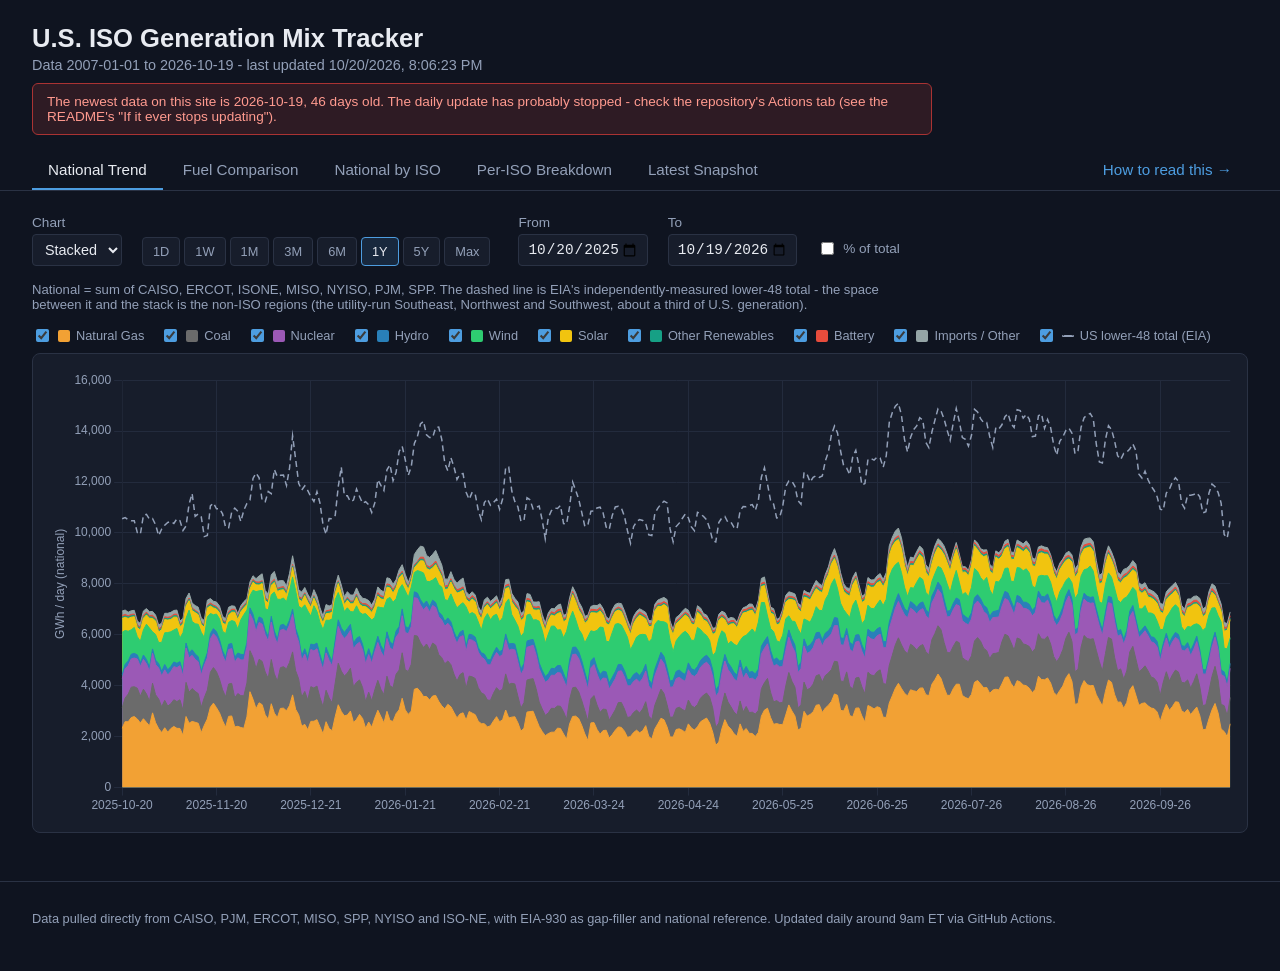
<file: docs/index.html>
<!DOCTYPE html>
<html lang="en">
<head>
<meta charset="UTF-8">
<meta name="viewport" content="width=device-width, initial-scale=1.0">
<title>U.S. ISO Generation Mix Tracker</title>
<link rel="icon" href="data:image/svg+xml,<svg xmlns='http://www.w3.org/2000/svg' viewBox='0 0 100 100'><text y='.9em' font-size='90'>⚡</text></svg>">
<!-- ?v= is a cache buster: GitHub Pages serves these assets with a ~10 minute
     max-age, so without it a returning reader can run stale JS against freshly
     deployed data. Bump the date whenever app.js or style.css changes; the
     value is arbitrary, only changing it matters. The vendored Chart.js build
     is deliberately left alone - it never changes, so it should stay cached. -->
<link rel="stylesheet" href="style.css?v=2026-08-14">
<script src="vendor/chart.umd.min.js"></script>
</head>
<body>
<header>
  <h1>U.S. ISO Generation Mix Tracker</h1>
  <p id="subtitle" class="subtitle">Loading...</p>
  <!-- Shown only when the newest data is older than it should be. The daily
       job going quiet is the one failure a reader cannot otherwise see: every
       ISO freezes together, so nothing on the page looks out of place. -->
  <div id="stale-banner" class="banner" hidden></div>
  <div id="status-chips" class="status-chips"></div>
</header>

<nav class="tabs">
  <button class="tab-btn active" data-view="national">National Trend</button>
  <button class="tab-btn" data-view="fuel">Fuel Comparison</button>
  <button class="tab-btn" data-view="byiso">National by ISO</button>
  <button class="tab-btn" data-view="iso">Per-ISO Breakdown</button>
  <button class="tab-btn" data-view="snapshot">Latest Snapshot</button>
  <!-- Not a tab: the reader guide, so someone sent this link has the
       explanation without needing the repository. -->
  <a class="tab-btn guide-link" href="guide.html">How to read this &rarr;</a>
</nav>

<main>
  <section id="view-national" class="view active">
    <div class="controls">
      <label>Chart
        <select id="national-type">
          <option value="stacked" selected>Stacked</option>
          <option value="lines">Lines</option>
        </select>
      </label>
      <div class="range-presets" id="national-presets"></div>
      <label>From <input type="date" id="national-start"></label>
      <label>To <input type="date" id="national-end"></label>
      <label class="check"><input type="checkbox" id="national-pct"> % of total</label>
    </div>
    <p class="view-note" id="national-note"></p>
    <div class="chart-legend" id="national-legend"></div>
    <div class="chart-wrap"><canvas id="national-chart"></canvas></div>
  </section>

  <section id="view-fuel" class="view">
    <div class="controls">
      <label>Fuel
        <select id="fuel-select"></select>
      </label>
      <label>Chart
        <select id="fuel-type">
          <option value="stacked">Stacked</option>
          <option value="lines" selected>Lines</option>
        </select>
      </label>
      <div class="range-presets" id="fuel-presets"></div>
      <label>From <input type="date" id="fuel-start"></label>
      <label>To <input type="date" id="fuel-end"></label>
      <label class="check"><input type="checkbox" id="fuel-smooth" checked> 7-day average</label>
      <label class="check"><input type="checkbox" id="fuel-pct"> % of each ISO's total</label>
    </div>
    <p class="view-note">One line per ISO for the selected fuel, plus the US lower-48 total (EIA) for national context. Use "% of each ISO's total" to compare mix share across markets of very different size.</p>
    <p class="view-note" id="fuel-battery-note" hidden>
      <strong>Battery here is discharge only</strong> - energy sent out of the
      fleet, with charging excluded because it is load, not generation. It
      never goes below zero, and it is not the net battery position. Pumped
      hydro is not in this bucket; every ISO reports it inside Hydro, so
      EIA's pumped storage is filed there too.
      <br>
      <strong>The national line is a floor, not a total.</strong> CAISO, PJM
      and NYISO report no battery series to EIA-930 at all, so EIA's lower-48
      figure omits the largest battery fleet in the country. Expect it to run
      below the ISO lines rather than above them - that is a reporting gap at
      the source, not a measurement. ERCOT, SPP and ISO-NE have no battery
      column in their own feeds either, so their lines come from EIA.
    </p>
    <div class="chart-legend" id="fuel-legend"></div>
    <div class="chart-wrap"><canvas id="fuel-chart"></canvas></div>
  </section>

  <section id="view-byiso" class="view">
    <div class="controls">
      <label>Chart
        <select id="byiso-type">
          <option value="stacked" selected>Stacked</option>
          <option value="lines">Lines</option>
        </select>
      </label>
      <div class="range-presets" id="byiso-presets"></div>
      <label>From <input type="date" id="byiso-start"></label>
      <label>To <input type="date" id="byiso-end"></label>
    </div>
    <p class="view-note">Total daily generation contributed by each ISO. The stacked total here equals the fuel-type total on the National Trend tab for the same dates.</p>
    <div class="chart-legend" id="byiso-legend"></div>
    <div class="chart-wrap"><canvas id="byiso-chart"></canvas></div>
  </section>

  <section id="view-iso" class="view">
    <div class="controls">
      <label>ISO
        <select id="iso-select"></select>
      </label>
      <label>Chart
        <select id="iso-type">
          <option value="stacked" selected>Stacked</option>
          <option value="lines">Lines</option>
        </select>
      </label>
      <div class="range-presets" id="iso-presets"></div>
      <label>From <input type="date" id="iso-start"></label>
      <label>To <input type="date" id="iso-end"></label>
      <label class="check"><input type="checkbox" id="iso-pct"> % of total</label>
    </div>
    <div class="chart-legend" id="iso-legend"></div>
    <div class="chart-wrap"><canvas id="iso-chart"></canvas></div>
  </section>

  <section id="view-snapshot" class="view">
    <div class="controls">
      <label>Change vs
        <select id="snapshot-period">
          <option value="1D" selected>Previous day</option>
          <option value="1W">A week earlier</option>
          <option value="1M">A month earlier</option>
          <option value="1Y">A year earlier</option>
          <option value="all">All four (1D / 1W / 1M / 1Y)</option>
        </select>
      </label>
      <label>Change shown as
        <select id="snapshot-mode">
          <option value="energy" selected>Energy (GWh)</option>
          <option value="share">Share of mix (pp)</option>
        </select>
      </label>
    </div>
    <p class="view-note">Each area is compared against its own latest day shifted back, not against a fixed calendar date, because the ISOs publish on different delays. Hover a change to see the exact day it is measured against.</p>
    <p class="view-note" id="snapshot-mode-note"></p>

    <h2 id="snapshot-us48-heading" hidden>U.S. lower-48 total (EIA)</h2>
    <p class="view-note" id="snapshot-us48-note" hidden></p>
    <div id="snapshot-us48-bars" class="snapshot-card national-bars" hidden></div>

    <h2>Tracked-ISO mix (latest available day per ISO)</h2>
    <p class="view-note">The seven ISOs this site pulls directly, summed. Smaller than the EIA total above, which also covers the utility-run Southeast, Northwest and Southwest.</p>
    <div id="snapshot-national-bars" class="snapshot-card national-bars"></div>
    <h2>Per-ISO snapshot</h2>
    <div id="snapshot-grid" class="snapshot-grid"></div>
    <h2>Data freshness &amp; coverage</h2>
    <table id="health-table" class="health-table">
      <thead><tr><th>ISO</th><th>Earliest date</th><th>Latest date</th><th>Days covered</th><th>Unfilled gap days</th></tr></thead>
      <tbody></tbody>
    </table>
    <p class="view-note" id="gaps-note"></p>
  </section>

</main>

<footer>
  <p>Data pulled directly from CAISO, PJM, ERCOT, MISO, SPP, NYISO and ISO-NE, with EIA-930 as gap-filler and national reference. Updated daily around 9am ET via GitHub Actions.</p>
  <p id="footer-quality"></p>
</footer>

<script src="app.js?v=2026-08-14"></script>
</body>
</html>
</file>
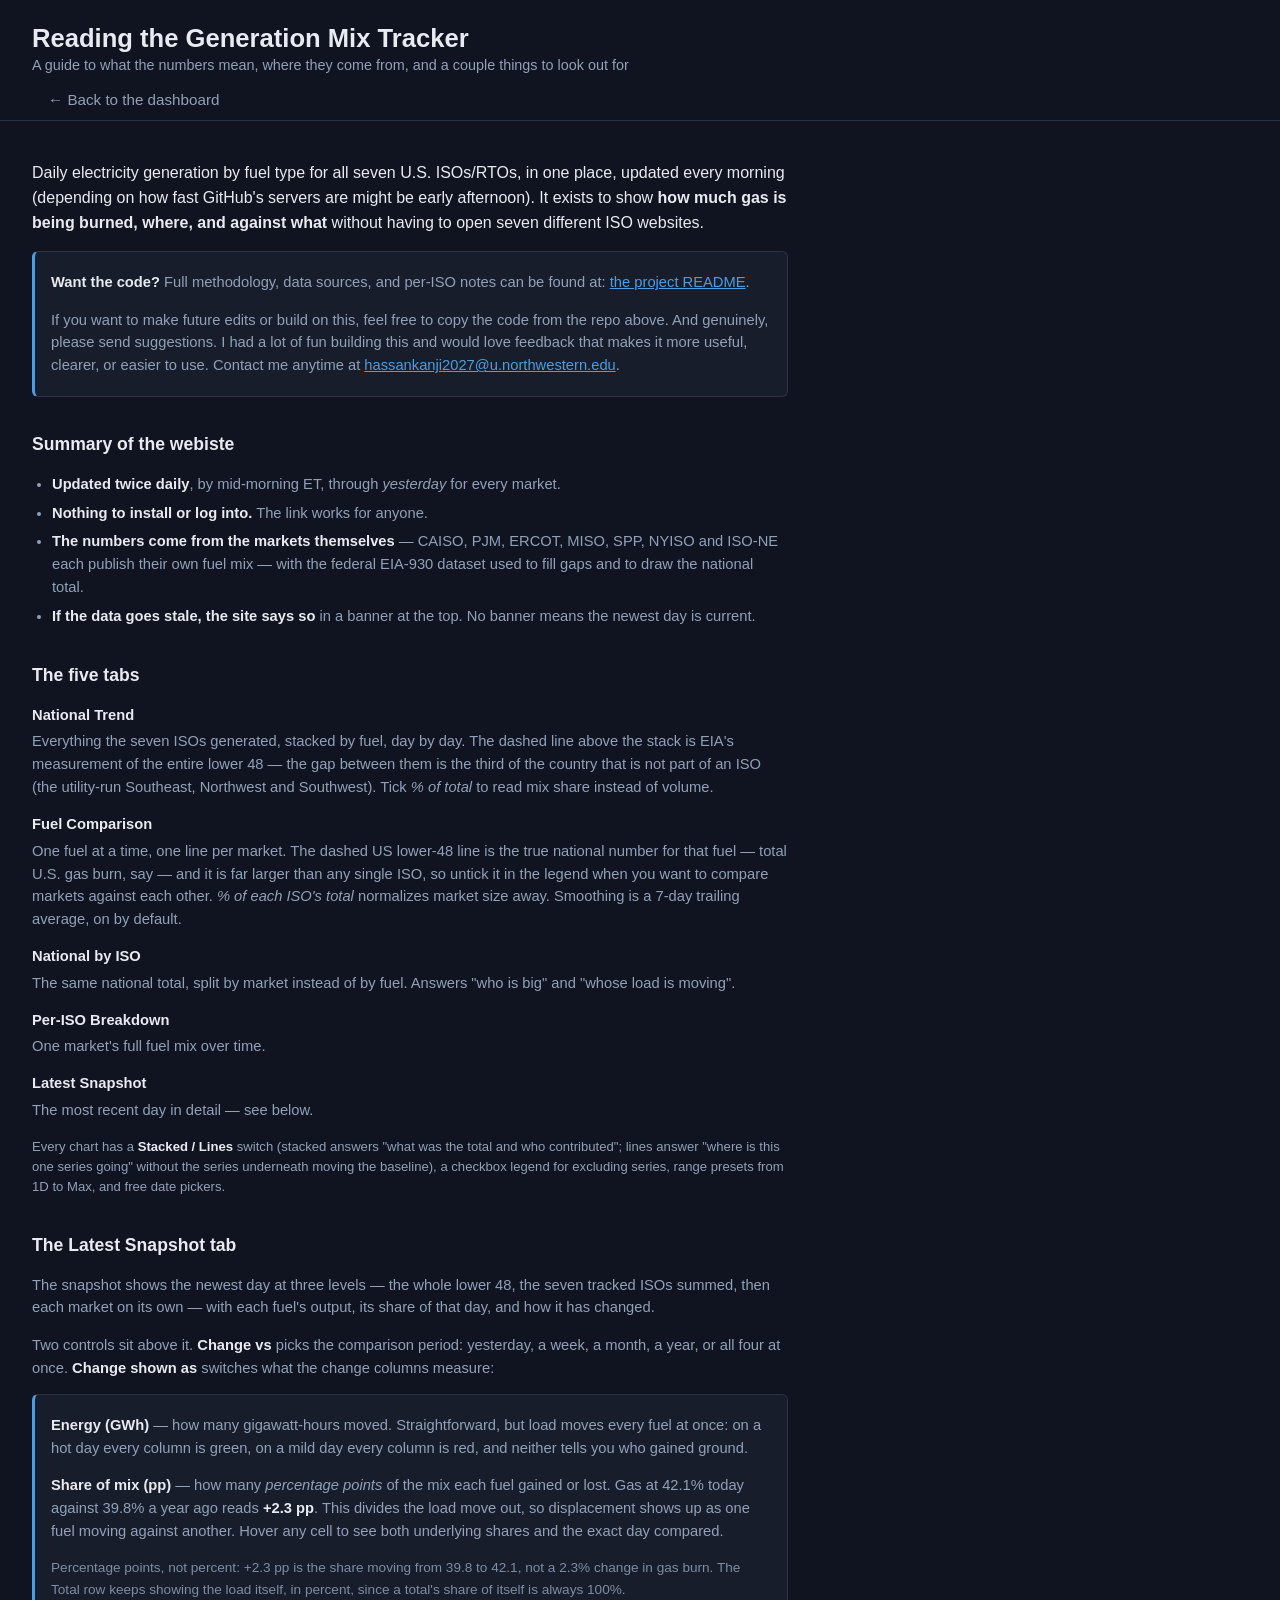
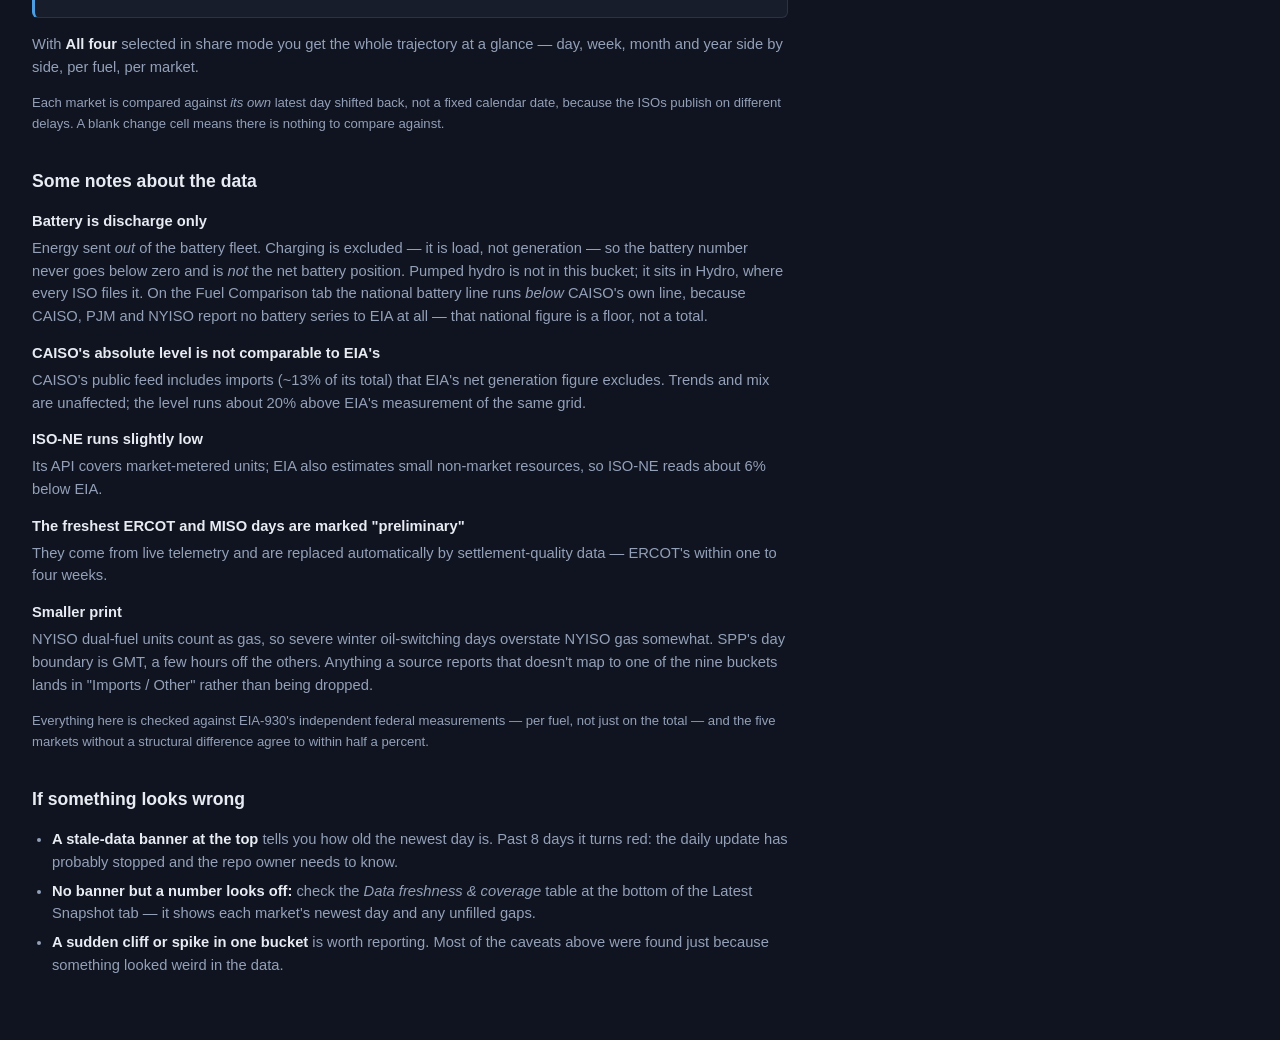
<file: docs/guide.html>
<!DOCTYPE html>
<html lang="en">
<head>
<meta charset="UTF-8">
<meta name="viewport" content="width=device-width, initial-scale=1.0">
<title>Reading the U.S. ISO Generation Mix Tracker</title>
<link rel="icon" href="data:image/svg+xml,<svg xmlns='http://www.w3.org/2000/svg' viewBox='0 0 100 100'><text y='.9em' font-size='90'>⚡</text></svg>">
<!-- Same cache-buster convention as index.html - bump on any edit here. -->
<link rel="stylesheet" href="style.css?v=2026-08-14">
<!-- This page exists so the dashboard can be shared with people who should
     not have to open a code repository to understand what they are looking
     at. It is deliberately a SUBSET of the README, which stays canonical:
     what a reader needs, none of the maintenance detail. If the two ever
     disagree, the README is right. -->
</head>
<body>
<header>
  <h1>Reading the Generation Mix Tracker</h1>
  <p class="subtitle">A guide to what the numbers mean, where they come from, and a couple things to look out for</p>
</header>

<nav class="tabs">
  <a class="tab-btn" href="index.html">&larr; Back to the dashboard</a>
</nav>

<main class="guide">

  <p class="lede">
    Daily electricity generation by fuel type for all seven U.S. ISOs/RTOs, in one
    place, updated every morning (depending on how fast GitHub's servers are might be early afternoon). It exists to show <strong>how much gas is being burned, where, and against
    what</strong> without having to open seven different ISO websites.
  </p>

  <div class="callout intro-callout">
    <p>
      <strong>Want the code?</strong> Full methodology, data sources, and per-ISO notes can be found at: 
      <a href="https://github.com/hassankanji/iso-power-mix" target="_blank" rel="noopener noreferrer">the project README</a>.
    </p>
    <p>
      If you want to make future edits or build on this, feel free to copy the code from the repo above. And genuinely,
      please send suggestions. I had a lot of fun building this and would love feedback that makes it more useful,
      clearer, or easier to use. Contact me anytime at
      <a href="mailto:hassankanji2027@u.northwestern.edu">hassankanji2027@u.northwestern.edu</a>.
    </p>
  </div>

  <h2>Summary of the webiste</h2>
  <ul>
    <li><strong>Updated twice daily</strong>, by mid-morning ET, through <em>yesterday</em> for every market.</li>
    <li><strong>Nothing to install or log into.</strong> The link works for anyone.</li>
    <li><strong>The numbers come from the markets themselves</strong> — CAISO, PJM, ERCOT, MISO, SPP, NYISO and ISO-NE each publish their own fuel mix — with the federal EIA-930 dataset used to fill gaps and to draw the national total.</li>
    <li><strong>If the data goes stale, the site says so</strong> in a banner at the top. No banner means the newest day is current.</li>
  </ul>

  <h2>The five tabs</h2>

  <dl>
    <dt>National Trend</dt>
    <dd>Everything the seven ISOs generated, stacked by fuel, day by day. The
      dashed line above the stack is EIA's measurement of the entire lower 48 —
      the gap between them is the third of the country that is not part of an
      ISO (the utility-run Southeast, Northwest and Southwest). Tick
      <em>% of total</em> to read mix share instead of volume.</dd>

    <dt>Fuel Comparison</dt>
    <dd>One fuel at a time, one line per market. The dashed US lower-48 line is the true national number
      for that fuel — total U.S. gas burn, say — and it is far larger than any
      single ISO, so untick it in the legend when you want to compare markets
      against each other. <em>% of each ISO's total</em> normalizes market size
      away. Smoothing is a 7-day trailing average, on by default.</dd>

    <dt>National by ISO</dt>
    <dd>The same national total, split by market instead of by fuel. Answers
      "who is big" and "whose load is moving".</dd>

    <dt>Per-ISO Breakdown</dt>
    <dd>One market's full fuel mix over time.</dd>

    <dt>Latest Snapshot</dt>
    <dd>The most recent day in detail — see below.</dd>
  </dl>

  <p class="view-note">
    Every chart has a <strong>Stacked / Lines</strong> switch (stacked answers
    "what was the total and who contributed"; lines answer "where is this one
    series going" without the series underneath moving the baseline), a
    checkbox legend for excluding series, range presets from 1D to Max, and
    free date pickers.
  </p>

  <h2>The Latest Snapshot tab</h2>

  <p>
    The snapshot shows the newest day at three levels — the whole lower 48, the
    seven tracked ISOs summed, then each market on its own — with each fuel's
    output, its share of that day, and how it has changed.
  </p>

  <p>
    Two controls sit above it. <strong>Change vs</strong> picks the comparison
    period: yesterday, a week, a month, a year, or all four at once.
    <strong>Change shown as</strong> switches what the change columns measure:
  </p>

  <div class="callout">
    <p>
      <strong>Energy (GWh)</strong> — how many gigawatt-hours moved.
      Straightforward, but load moves every fuel at once: on a hot day every
      column is green, on a mild day every column is red, and neither tells you
      who gained ground.
    </p>
    <p>
      <strong>Share of mix (pp)</strong> — how many <em>percentage points</em>
      of the mix each fuel gained or lost. Gas at 42.1% today against 39.8% a
      year ago reads <strong>+2.3 pp</strong>. This divides the load move out,
      so displacement shows up as one fuel moving against another. Hover any
      cell to see both underlying shares and the exact day compared.
    </p>
    <p class="muted-note">
      Percentage points, not percent: +2.3 pp is the share moving from 39.8 to
      42.1, not a 2.3% change in gas burn. The Total row keeps showing the load
      itself, in percent, since a total's share of itself is always 100%.
    </p>
  </div>

  <p>
    With <strong>All four</strong> selected in share mode you get the whole
    trajectory at a glance — day, week, month and year side by side, per fuel,
    per market.
  </p>

  <p class="view-note">
    Each market is compared against <em>its own</em> latest day shifted back,
    not a fixed calendar date, because the ISOs publish on different delays. A
    blank change cell means there is nothing to compare against.
  </p>

  <h2>Some notes about the data</h2>

  <dl>
    <dt>Battery is discharge only</dt>
    <dd>Energy sent <em>out</em> of the battery fleet. Charging is excluded —
      it is load, not generation — so the battery number never goes below zero
      and is <em>not</em> the net battery position. Pumped hydro is not in this
      bucket; it sits in Hydro, where every ISO files it. On the Fuel
      Comparison tab the national battery line runs <em>below</em> CAISO's own
      line, because CAISO, PJM and NYISO report no battery series to EIA at
      all — that national figure is a floor, not a total.</dd>

    <dt>CAISO's absolute level is not comparable to EIA's</dt>
    <dd>CAISO's public feed includes imports (~13% of its total) that EIA's net
      generation figure excludes. Trends and mix are unaffected; the level runs
      about 20% above EIA's measurement of the same grid.</dd>

    <dt>ISO-NE runs slightly low</dt>
    <dd>Its API covers market-metered units; EIA also estimates small
      non-market resources, so ISO-NE reads about 6% below EIA.</dd>

    <dt>The freshest ERCOT and MISO days are marked "preliminary"</dt>
    <dd>They come from live telemetry and are replaced automatically by
      settlement-quality data — ERCOT's within one to four weeks.</dd>

    <dt>Smaller print</dt>
    <dd>NYISO dual-fuel units count as gas, so severe winter oil-switching days
      overstate NYISO gas somewhat. SPP's day boundary is GMT, a few hours off
      the others. Anything a source reports that doesn't map to one of the nine
      buckets lands in "Imports / Other" rather than being dropped.</dd>
  </dl>

  <p class="view-note">
    Everything here is checked against EIA-930's independent federal
    measurements — per fuel, not just on the total — and the five markets
    without a structural difference agree to within half a percent.
  </p>

  <h2>If something looks wrong</h2>
  <ul>
    <li><strong>A stale-data banner at the top</strong> tells you how old the
      newest day is. Past 8 days it turns red: the daily update has probably
      stopped and the repo owner needs to know.</li>
    <li><strong>No banner but a number looks off:</strong> check the
      <em>Data freshness &amp; coverage</em> table at the bottom of the Latest
      Snapshot tab — it shows each market's newest day and any unfilled gaps.</li>
    <li><strong>A sudden cliff or spike in one bucket</strong> is worth
      reporting. Most of the caveats above were found just because something looked weird in the data.</li>
  </ul>

</main>


</body>
</html>
</file>
<file: docs/style.css>
:root {
  --bg: #0f1420;
  --panel: #171d2b;
  --border: #2a3244;
  --text: #e8ebf1;
  --muted: #93a0b8;
  --accent: #4d9de0;

  --c-natural_gas: #f2a134;
  --c-coal: #6b6b6b;
  --c-nuclear: #9b59b6;
  --c-hydro: #2980b9;
  --c-wind: #2ecc71;
  --c-solar: #f1c40f;
  --c-other_renewables: #16a085;
  --c-battery: #e74c3c;
  --c-imports_other: #95a5a6;

  --iso-CAISO: #f1c40f;
  --iso-ERCOT: #e07b39;
  --iso-ISONE: #4d9de0;
  --iso-MISO: #9b59b6;
  --iso-NYISO: #2ecc71;
  --iso-PJM: #e74c3c;
  --iso-SPP: #16a085;
}

* { box-sizing: border-box; }

body {
  margin: 0;
  font-family: -apple-system, "Segoe UI", Roboto, Helvetica, Arial, sans-serif;
  background: var(--bg);
  color: var(--text);
}

header {
  padding: 24px 32px 8px;
}

h1 { margin: 0 0 4px; font-size: 1.6rem; }
.subtitle { color: var(--muted); margin: 0; font-size: 0.9rem; }

.status-chips { margin-top: 8px; display: flex; flex-wrap: wrap; gap: 6px; }

/* Staleness banner. Loud enough that a reader who did not build this site
   cannot mistake frozen data for current data, and absent entirely on a
   normal day. */
.banner {
  margin-top: 10px;
  padding: 10px 14px;
  border-radius: 6px;
  font-size: 0.85rem;
  max-width: 900px;
}

.banner.warn { border: 1px solid #8a6d3b; color: #e6a23c; background: rgba(230, 162, 60, 0.1); }
.banner.alarm { border: 1px solid #a33; color: #ff9a8f; background: rgba(231, 76, 60, 0.14); }

.chip {
  font-size: 0.75rem;
  padding: 3px 10px;
  border-radius: 12px;
  border: 1px solid var(--border);
  color: var(--muted);
}

.chip.warn { border-color: #8a6d3b; color: #e6a23c; background: rgba(230, 162, 60, 0.08); }
.chip.info { border-color: #3b6d8a; color: #6fb3e0; background: rgba(77, 157, 224, 0.08); }

/* The tab row is wider than a phone even before the guide link (542px of
   labels against a 390px viewport), and a flex row that cannot fit widens
   the whole document - which is why the entire page used to scroll sideways
   on a phone, charts and all. It scrolls within itself instead. */
.tabs {
  display: flex;
  gap: 4px;
  padding: 0 32px;
  border-bottom: 1px solid var(--border);
  overflow-x: auto;
  scrollbar-width: none;
}

.tabs::-webkit-scrollbar { display: none; }

.tab-btn { white-space: nowrap; }

.tab-btn {
  background: transparent;
  border: none;
  color: var(--muted);
  padding: 10px 16px;
  font-size: 0.95rem;
  cursor: pointer;
  border-bottom: 2px solid transparent;
}

.tab-btn.active {
  color: var(--text);
  border-bottom: 2px solid var(--accent);
}

/* Pushed to the far end: it leaves the dashboard rather than switching a
   view, and shouldn't read as one more tab in the sequence. */
.tabs .guide-link { margin-left: auto; color: var(--accent); }

main { padding: 24px 32px 48px; }

.view { display: none; }
.view.active { display: block; }

.controls {
  display: flex;
  flex-wrap: wrap;
  gap: 20px;
  margin-bottom: 16px;
  align-items: center;
}

.controls label {
  color: var(--muted);
  font-size: 0.85rem;
  display: flex;
  flex-direction: column;
  gap: 4px;
}

input[type="date"], select {
  background: var(--panel);
  border: 1px solid var(--border);
  color: var(--text);
  padding: 6px 8px;
  border-radius: 4px;
  font-size: 0.9rem;
}

.controls label.check {
  flex-direction: row;
  align-items: center;
  gap: 6px;
  align-self: flex-end;
  padding-bottom: 8px;
  cursor: pointer;
}

/* Eight preset pills are ~370px in a row - wider than a small phone, and an
   unwrappable row sets the page's minimum width. It wraps instead; on any
   screen with room it still sits on one line. */
.range-presets {
  display: flex;
  flex-wrap: wrap;
  gap: 4px;
  align-self: flex-end;
  margin-right: 8px;
}

.preset-btn {
  background: var(--panel);
  border: 1px solid var(--border);
  color: var(--muted);
  padding: 6px 10px;
  border-radius: 4px;
  font-size: 0.8rem;
  cursor: pointer;
}

.preset-btn:hover { color: var(--text); border-color: var(--accent); }

.preset-btn.active {
  color: var(--text);
  border-color: var(--accent);
  background: rgba(77, 157, 224, 0.15);
}

.chart-legend {
  display: flex;
  flex-wrap: wrap;
  gap: 4px 16px;
  margin: 0 0 8px;
}

.legend-check {
  display: inline-flex;
  align-items: center;
  gap: 6px;
  font-size: 0.8rem;
  color: var(--muted);
  cursor: pointer;
  user-select: none;
}

.legend-check input { accent-color: var(--accent); cursor: pointer; }

.legend-check .swatch {
  width: 12px;
  height: 12px;
  border-radius: 2px;
  display: inline-block;
}

.legend-check .swatch.dashed {
  height: 0;
  border-top: 2px dashed #93a0b8;
  background: transparent !important;
}

.chart-wrap {
  background: var(--panel);
  border: 1px solid var(--border);
  border-radius: 8px;
  padding: 16px;
  height: 480px;
}

h2 { font-size: 1.1rem; margin: 28px 0 12px; color: var(--text); }

.view-note {
  color: var(--muted);
  font-size: 0.82rem;
  margin: 0 0 14px;
  max-width: 900px;
}

.national-bars { max-width: 640px; }

/* Set by renderBarRows when several change columns are on. (The head row is
   no longer the signal for this: share mode prints one to carry its unit even
   with a single column, which needs no extra width.) */
.national-bars.multi-col { max-width: 940px; }

/* 380px, not 340: the snapshot rows carry a day-over-day change column, and
   the fixed columns (label + value + share + change) plus gaps need room
   before the bar track can claim its minimum width. */
/* min(..., 100%) on the track minimum, not a bare width: a minmax floor wider
   than its container is a floor the grid honours anyway, pushing the page out
   sideways. This way the last breakpoint is always "one column, container
   width", with no media query needed to say so. */
.snapshot-grid {
  display: grid;
  grid-template-columns: repeat(auto-fill, minmax(min(380px, 100%), 1fr));
  gap: 16px;
}

/* Set when more than one change column is on: each costs 76px of fixed
   width, which the 380px card does not have to give. */
.snapshot-grid.wide {
  grid-template-columns: repeat(auto-fill, minmax(min(620px, 100%), 1fr));
}

.bar-row.head-row {
  color: var(--muted);
  font-size: 0.7rem;
  text-transform: uppercase;
  letter-spacing: 0.04em;
  margin-bottom: 2px;
}

.bar-row.head-row .value { color: var(--muted); }
.bar-row.head-row .unit { text-transform: none; }

.snapshot-card {
  background: var(--panel);
  border: 1px solid var(--border);
  border-radius: 8px;
  padding: 14px;
}

.snapshot-card h3 {
  margin: 0 0 4px;
  font-size: 1rem;
}

.snapshot-card .as-of {
  color: var(--muted);
  font-size: 0.75rem;
  margin-bottom: 10px;
}

.snapshot-card .prelim {
  color: #e6a23c;
  border: 1px solid #8a6d3b;
  border-radius: 8px;
  padding: 0 6px;
  font-size: 0.68rem;
  cursor: help;
}

.bar-row { display: flex; align-items: center; gap: 8px; font-size: 0.78rem; margin: 4px 0; }
.bar-row .label { width: 104px; color: var(--muted); flex-shrink: 0; }
.bar-row .bar-track { flex: 1; min-width: 40px; background: #232b3d; border-radius: 3px; height: 8px; overflow: hidden; }
/* display:block matters - the fill is a span, and an inline box ignores the
   inline width that carries the share. */
.bar-row .bar-fill { display: block; height: 100%; }
.bar-row .value {
  width: 72px;
  text-align: right;
  color: var(--text);
  flex-shrink: 0;
  font-variant-numeric: tabular-nums;
}

.bar-row .value.pct { width: 48px; color: var(--muted); }
.bar-row .value.delta { width: 76px; color: var(--muted); font-size: 0.72rem; }
.bar-row .value.delta.up { color: #e6a23c; }
.bar-row .value.delta.down { color: #6fb3e0; }

/* On a phone the fixed columns no longer fit beside a usable bar. Tighten
   them rather than let the row scroll sideways or crush the track. */
@media (max-width: 460px) {
  .bar-row { gap: 6px; font-size: 0.72rem; }
  .bar-row .label { width: 76px; }
  .bar-row .value { width: 58px; }
  .bar-row .value.pct { width: 38px; }
  .bar-row .value.delta { width: 58px; font-size: 0.66rem; }
  /* The grid needs no override here - its minmax floors are capped at 100%. */

  /* The page gutter is 64px of a 360px screen. Give it back. */
  header { padding: 20px 16px 8px; }
  .tabs { padding: 0 16px; }
  main { padding: 20px 16px 40px; }
  footer { padding: 16px 16px 32px; }
}

/* With all four change columns on, a phone cannot show both the bar and the
   numbers. The numbers are the point, so the track yields rather than
   squeezing every fuel label onto two lines - and past that, the card itself
   scrolls. Four periods of change is a wide table by nature; the fix is to
   let it scroll inside its own panel, never to let it drag the page sideways
   (which it did, taking every chart with it). */
@media (max-width: 700px) {
  .snapshot-grid.wide .bar-track,
  .national-bars.multi-col .bar-track { display: none; }

  .snapshot-card { overflow-x: auto; }
  .snapshot-grid.wide .bar-row,
  .national-bars.multi-col .bar-row { min-width: max-content; }
}

.bar-row.total-row {
  margin-top: 8px;
  padding-top: 6px;
  border-top: 1px solid var(--border);
}

.bar-row.total-row .label { color: var(--text); }
.bar-row.total-row .bar-track { background: transparent; }

/* guide.html - the reader-facing explainer. Prose, so it gets a measure that
   is comfortable to read rather than the dashboard's full width. */
.guide { max-width: 820px; font-size: 0.92rem; line-height: 1.55; }
.guide .lede { font-size: 1rem; color: var(--text); }
.guide h2 { margin-top: 34px; }
.guide dt { color: var(--text); font-weight: 600; margin-top: 14px; }
.guide dd { margin: 4px 0 0; color: var(--muted); }
.guide ul { color: var(--muted); padding-left: 20px; }
.guide li { margin: 6px 0; }
.guide p { color: var(--muted); }
.guide a { color: var(--accent); }
.guide strong { color: var(--text); }

.guide .callout {
  border: 1px solid var(--border);
  border-left: 3px solid var(--accent);
  background: var(--panel);
  border-radius: 6px;
  padding: 4px 16px;
  margin: 14px 0;
}

.guide .muted-note { font-size: 0.85rem; opacity: 0.85; }

/* The guide's nav holds a link, not tab buttons - keep it looking the same. */
.tabs a.tab-btn { text-decoration: none; display: inline-block; }
.tabs a.tab-btn:hover { color: var(--text); }

.health-table {
  width: 100%;
  border-collapse: collapse;
  background: var(--panel);
  border: 1px solid var(--border);
  border-radius: 8px;
  overflow: hidden;
}

/* Five columns of dates don't compress below about 400px, so the table gets
   its own scroll rather than widening the page behind it. */
.health-table { display: block; overflow-x: auto; }
.health-table thead, .health-table tbody { display: table; width: 100%; }

.health-table th, .health-table td {
  text-align: left;
  padding: 10px 14px;
  border-bottom: 1px solid var(--border);
  font-size: 0.88rem;
}

.health-table th { color: var(--muted); font-weight: 500; }
.health-table tr.stale td { color: #e6a23c; }

footer {
  padding: 16px 32px 32px;
  color: var(--muted);
  font-size: 0.8rem;
  border-top: 1px solid var(--border);
}
</file>
